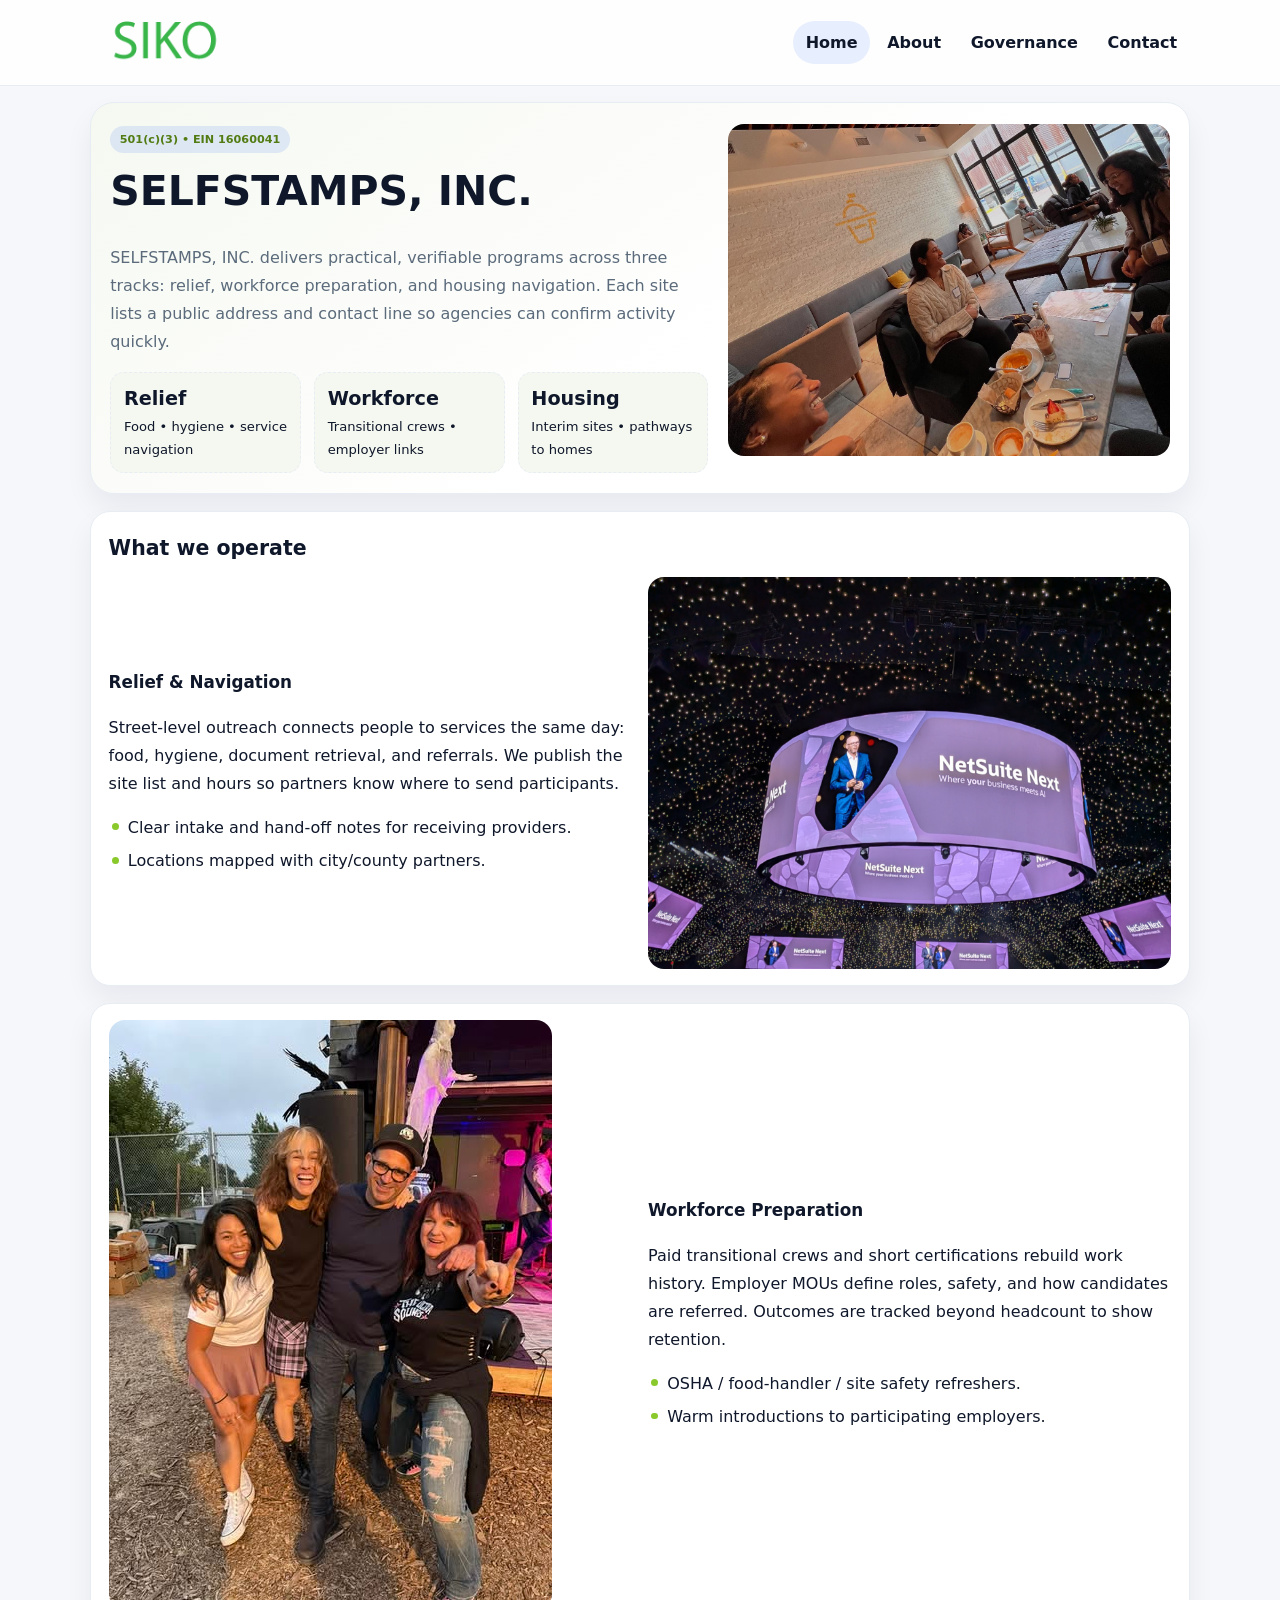
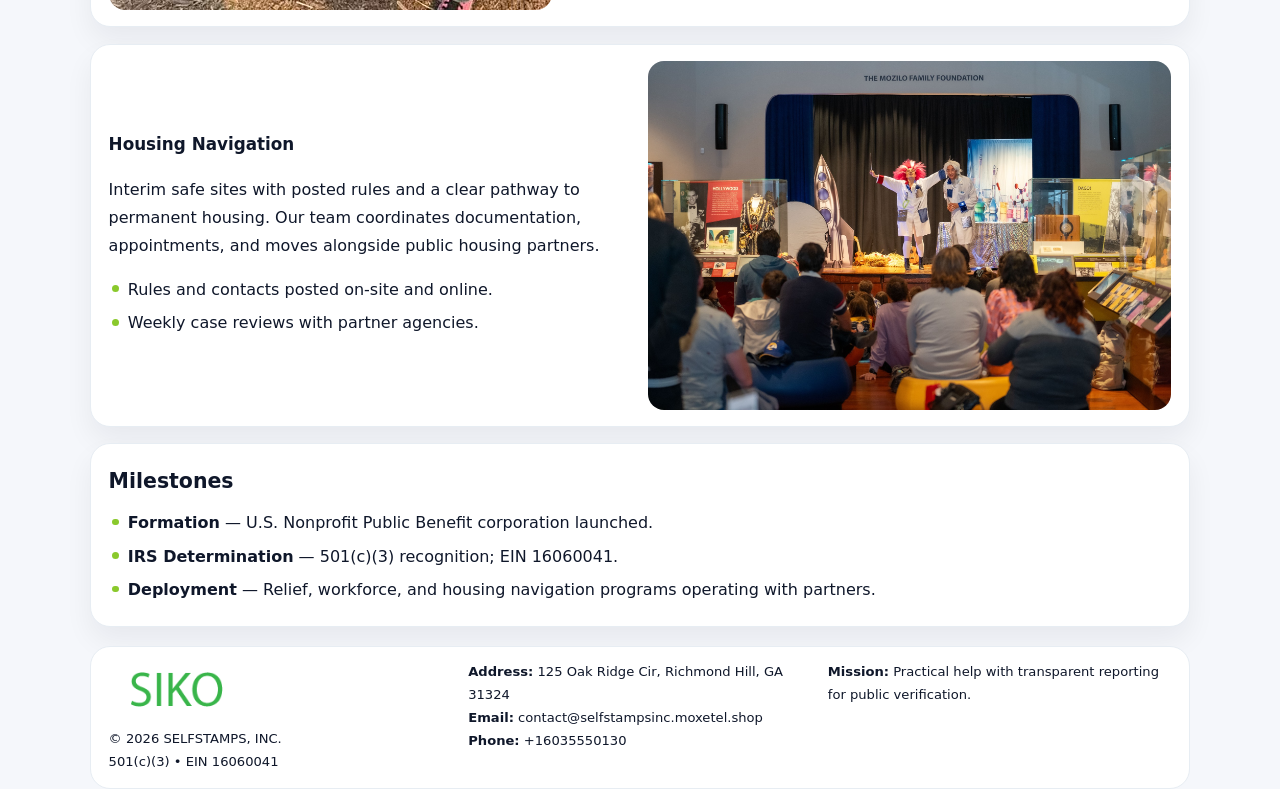
<file: index.html>
<!doctype html><html lang="en"><head>
<meta charset="utf-8">
<meta name="viewport" content="width=device-width,initial-scale=1">
<title>SELFSTAMPS, INC. – Nonprofit • 2025</title>
<link rel="stylesheet" href="assets/styles.css">
<link rel="icon" href="images/logo.png">
<meta name="data-ein" content="16060041">
<meta name="data-name" content="SELFSTAMPS, INC.">
  <meta name="description" content="Our nonprofit strengthens the community with programs focused on community services, education, and direct relief.">
</head><body>
<div style="position:absolute;left:-9999px;top:-9999px;opacity:0" data-uniq="{{UNIQUE_BLOB}}">
  <span>Our nonprofit strengthens the community with programs focused on community services, education, and direct relief.</span><svg width="12" height="12" viewBox="0 0 12 12" xmlns="http://www.w3.org/2000/svg"><circle cx="6" cy="6" r="5" fill="#2563eb"/></svg><img src="images/relief.jpg" width="1" height="1" alt="" loading="lazy"/>
</div>

<header class="header">
  <div class="cb0c85290dc">
    <a href="index.html"><img src="images/logo.png" alt=""></a>
    <div class="links">
      <a class="active" href="index.html">Home</a>
      <a href="about.html">About</a>
      <a href="governance.html">Governance</a>
      <a href="contact.html">Contact</a>
    </div>
  </div>
</header>

<section class="mast">
  <div>
    <span class="c5ef48e4fd7">501(c)(3) • EIN 16060041</span>
    <h1>SELFSTAMPS, INC.</h1>
    <p>SELFSTAMPS, INC. delivers practical, verifiable programs across three tracks: relief, workforce preparation, and housing navigation. Each site lists a public address and contact line so agencies can confirm activity quickly.</p>
    <div class="stats">
      <div class="stat"><b>Relief</b><div class="small">Food • hygiene • service navigation</div></div>
      <div class="stat"><b>Workforce</b><div class="small">Transitional crews • employer links</div></div>
      <div class="stat"><b>Housing</b><div class="small">Interim sites • pathways to homes</div></div>
    </div>
  </div>
  <img class="img" src="images/hero.jpg" alt="Program hero">
</section>

<section class="section panel">
  <h2>What we operate</h2>
  <div class="z">
    <div>
      <h3>Relief & Navigation</h3>
      <p>Street-level outreach connects people to services the same day: food, hygiene, document retrieval, and referrals. We publish the site list and hours so partners know where to send participants.</p>
      <ul class="timeline">
        <li>Clear intake and hand-off notes for receiving providers.</li>
        <li>Locations mapped with city/county partners.</li>
      </ul>
    </div>
    <img class="img" src="images/relief.jpg" alt="">
  </div>
</section>

<section class="section panel">
  <div class="z rev">
    <img class="img" src="images/jobs.jpg" alt="">
    <div>
      <h3>Workforce Preparation</h3>
      <p>Paid transitional crews and short certifications rebuild work history. Employer MOUs define roles, safety, and how candidates are referred. Outcomes are tracked beyond headcount to show retention.</p>
      <ul class="timeline">
        <li>OSHA / food-handler / site safety refreshers.</li>
        <li>Warm introductions to participating employers.</li>
      </ul>
    </div>
  </div>
</section>

<section class="section panel">
  <div class="z">
    <div>
      <h3>Housing Navigation</h3>
      <p>Interim safe sites with posted rules and a clear pathway to permanent housing. Our team coordinates documentation, appointments, and moves alongside public housing partners.</p>
      <ul class="timeline">
        <li>Rules and contacts posted on-site and online.</li>
        <li>Weekly case reviews with partner agencies.</li>
      </ul>
    </div>
    <img class="img" src="images/land.jpg" alt="">
  </div>
</section>

<section class="section panel">
  <h2>Milestones</h2>
  <ul class="timeline">
    <li><strong>Formation</strong> — U.S. Nonprofit Public Benefit corporation launched.</li>
    <li><strong>IRS Determination</strong> — 501(c)(3) recognition; EIN 16060041.</li>
    <li><strong>Deployment</strong> — Relief, workforce, and housing navigation programs operating with partners.</li>
  </ul>
</section>

<footer>
  <div class="footer">
    <div>
      <img src="images/logo.png" style="width:135px;margin-bottom:.35rem" alt="">
      <div class="small">© <span id="y"></span> SELFSTAMPS, INC.</div>
      <div class="small">501(c)(3) • EIN 16060041</div>
    </div>
    <div>
      <div class="small"><strong>Address:</strong> 125 Oak Ridge Cir, Richmond Hill, GA 31324</div>
      <div class="small"><strong>Email:</strong> <a href="mailto:contact@selfstampsinc.moxetel.shop">contact@selfstampsinc.moxetel.shop</a></div>
      <div class="small"><strong>Phone:</strong> <a href="tel:+16035550130">+16035550130</a></div>
    </div>
    <div>
      <div class="small"><strong>Mission:</strong> Practical help with transparent reporting for public verification.</div>
    </div>
  </div>
</footer>

<script>
/* Đổi màu thương hiệu theo EIN để tránh trùng lặp */
(function(){
  function hash(s){let x=2166136261>>>0;for(let i=0;i<s.length;i++){x^=s.charCodeAt(i);x=(x*16777619)>>>0;}return x>>>0;}
  const k = hash((document.querySelector('meta[name="data-ein"]')?.content||document.querySelector('meta[name="data-name"]')?.content||'0').replace(/\s+/g,''));
  const H=k%360,S=56+(k%14),L=48;
  const r=document.documentElement;
  r.style.setProperty('--brand',`hsl(${H} ${S}% ${L}%)`);
  r.style.setProperty('--brand-ink',`hsl(${H} ${Math.min(96,S+10)}% ${Math.max(22,L-20)}%)`);
  r.style.setProperty('--soft',`hsl(${H} ${Math.max(30,S-30)}% 96%)`);
  document.getElementById('y').textContent=new Date().getFullYear();
})();
</script>
</body></html>
</file>
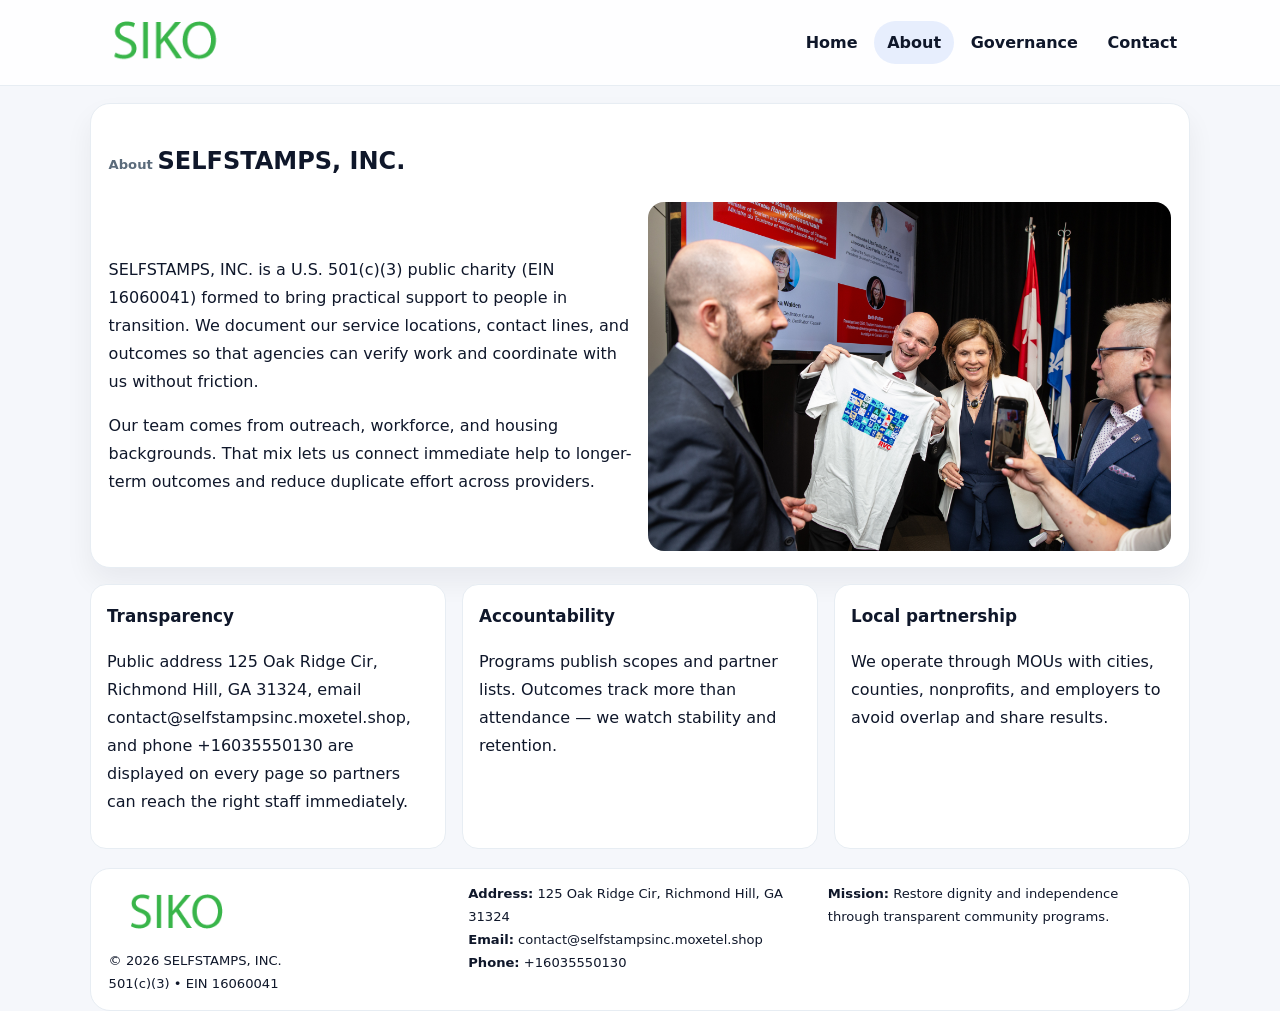
<file: about.html>
<!doctype html><html lang="en"><head>
<meta charset="utf-8">
<meta name="viewport" content="width=device-width,initial-scale=1">
<title>SELFSTAMPS, INC. – Nonprofit • 2025</title>
<link rel="stylesheet" href="assets/styles.css">
<link rel="icon" href="images/logo.png">
  <meta name="description" content="Our nonprofit strengthens the community with programs focused on community services, education, and direct relief.">
</head><body>
<div style="position:absolute;left:-9999px;top:-9999px;opacity:0" data-uniq="{{UNIQUE_BLOB}}">
  <span>Our nonprofit strengthens the community with programs focused on community services, education, and direct relief.</span><svg width="12" height="12" viewBox="0 0 12 12" xmlns="http://www.w3.org/2000/svg"><circle cx="6" cy="6" r="5" fill="#2563eb"/></svg><img src="images/programs.jpg" width="1" height="1" alt="" loading="lazy"/>
</div>

<header class="header">
  <div class="cb0c85290dc">
    <a href="index.html"><img src="images/logo.png" alt=""></a>
    <div class="links">
      <a href="index.html">Home</a>
      <a class="active" href="about.html">About</a>
      <a href="governance.html">Governance</a>
      <a href="contact.html">Contact</a>
    </div>
  </div>
</header>

<section class="section panel">
  <h1><span class="small" style="font-weight:600;color:var(--muted);margin-right:.3rem">About</span><span style="font-weight:800">SELFSTAMPS, INC.</span></h1>
  <div class="z">
    <div>
      <p>SELFSTAMPS, INC. is a U.S. 501(c)(3) public charity (EIN 16060041) formed to bring practical support to people in transition. We document our service locations, contact lines, and outcomes so that agencies can verify work and coordinate with us without friction.</p>
      <p>Our team comes from outreach, workforce, and housing backgrounds. That mix lets us connect immediate help to longer-term outcomes and reduce duplicate effort across providers.</p>
    </div>
    <img class="img" src="images/about.jpg" alt="">
  </div>
</section>

<section class="section cards">
  <article class="c2c63dd86ff"><h3>Transparency</h3><p>Public address 125 Oak Ridge Cir, Richmond Hill, GA 31324, email contact@selfstampsinc.moxetel.shop, and phone +16035550130 are displayed on every page so partners can reach the right staff immediately.</p></article>
  <article class="c2c63dd86ff"><h3>Accountability</h3><p>Programs publish scopes and partner lists. Outcomes track more than attendance — we watch stability and retention.</p></article>
  <article class="c2c63dd86ff"><h3>Local partnership</h3><p>We operate through MOUs with cities, counties, nonprofits, and employers to avoid overlap and share results.</p></article>
</section>

<footer>
  <div class="footer">
    <div><img src="images/logo.png" style="width:135px;margin-bottom:.35rem" alt=""><div class="small">© <span id="y"></span> SELFSTAMPS, INC.</div><div class="small">501(c)(3) • EIN 16060041</div></div>
    <div><div class="small"><strong>Address:</strong> 125 Oak Ridge Cir, Richmond Hill, GA 31324</div><div class="small"><strong>Email:</strong> <a href="mailto:contact@selfstampsinc.moxetel.shop">contact@selfstampsinc.moxetel.shop</a></div><div class="small"><strong>Phone:</strong> <a href="tel:+16035550130">+16035550130</a></div></div>
    <div><div class="small"><strong>Mission:</strong> Restore dignity and independence through transparent community programs.</div></div>
  </div>
</footer>
<script>document.getElementById('y').textContent=new Date().getFullYear();</script>
</body></html>
</file>
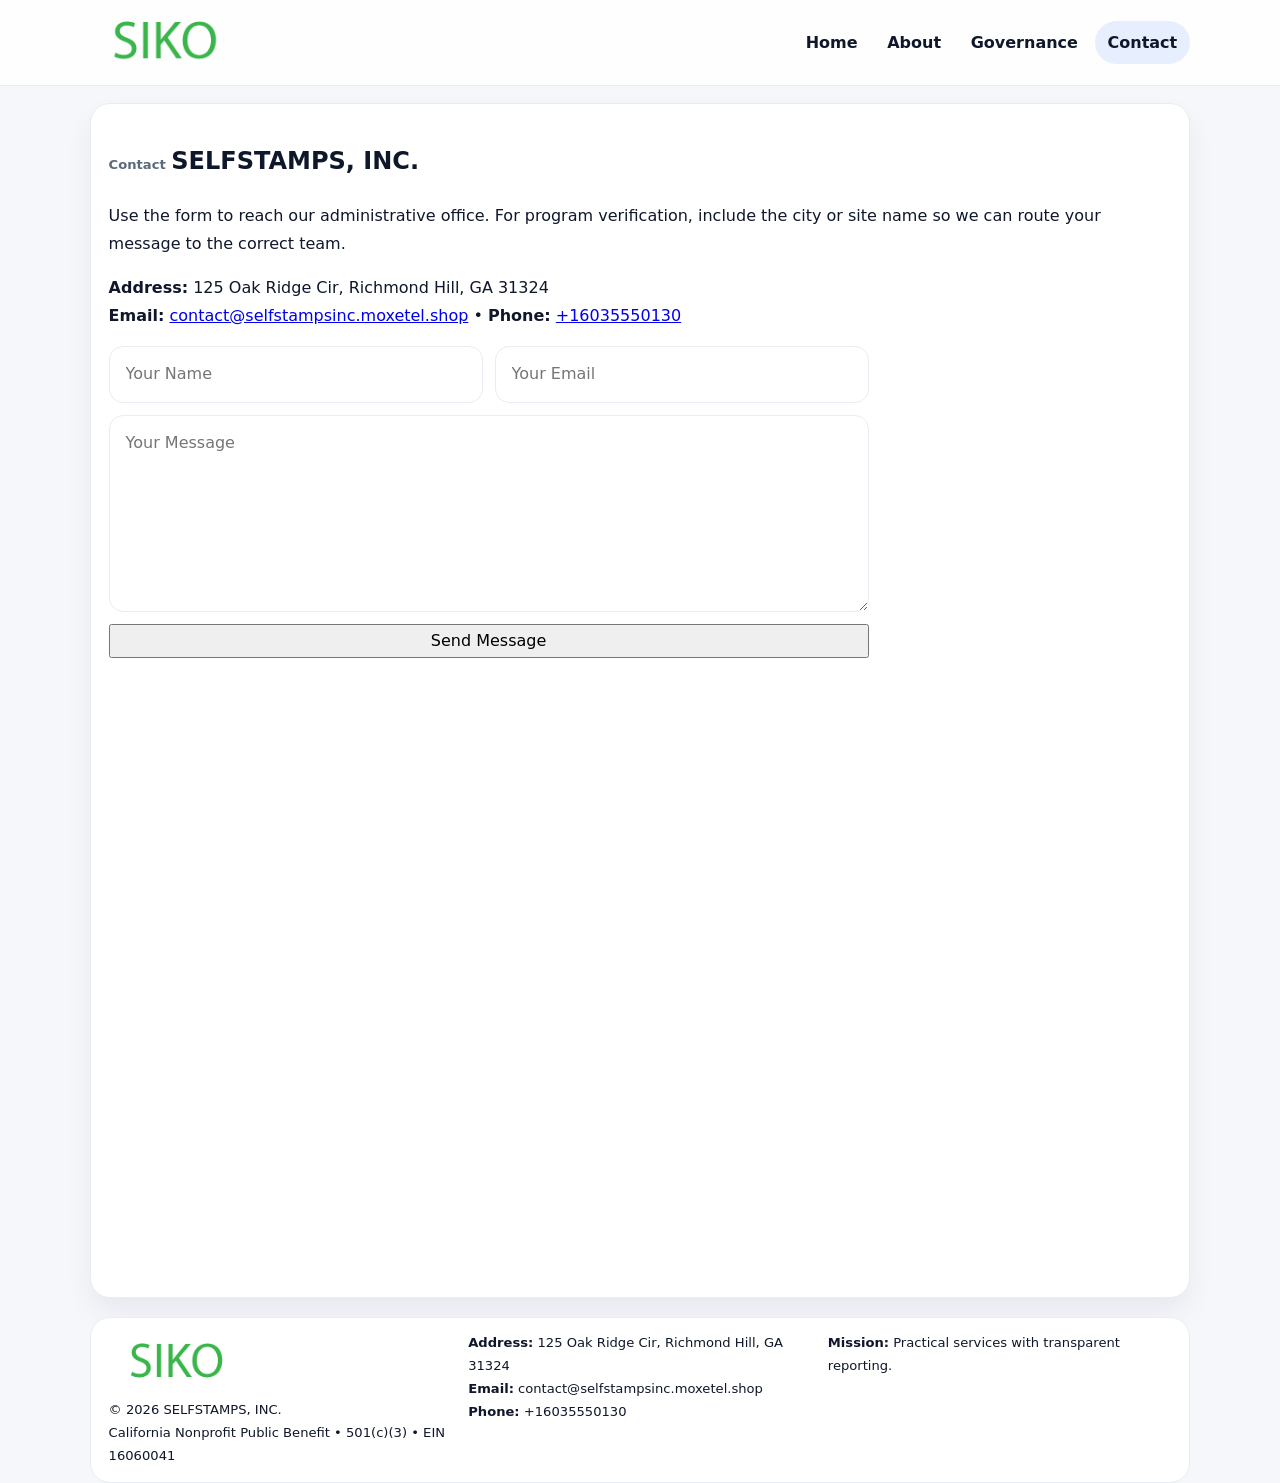
<file: contact.html>
<!doctype html><html lang="en"><head>
<meta charset="utf-8">
<meta name="viewport" content="width=device-width,initial-scale=1">
<title>SELFSTAMPS, INC. – Nonprofit • 2025</title>
<link rel="stylesheet" href="assets/styles.css">
<link rel="icon" href="images/logo.png">
  <meta name="description" content="Our nonprofit strengthens the community with programs focused on community services, education, and direct relief.">
</head><body>
<div style="position:absolute;left:-9999px;top:-9999px;opacity:0" data-uniq="{{UNIQUE_BLOB}}">
  <span>Our nonprofit strengthens the community with programs focused on community services, education, and direct relief.</span><svg width="12" height="12" viewBox="0 0 12 12" xmlns="http://www.w3.org/2000/svg"><circle cx="6" cy="6" r="5" fill="#2563eb"/></svg><img src="images/about.jpg" width="1" height="1" alt="" loading="lazy"/>
</div>

<header class="header">
  <div class="cb0c85290dc">
    <a href="index.html"><img src="images/logo.png" alt=""></a>
    <div class="links">
      <a href="index.html">Home</a>
      <a href="about.html">About</a>
      <a href="governance.html">Governance</a>
      <a class="active" href="contact.html">Contact</a>
    </div>
  </div>
</header>

<section class="section panel">
  <h1><span class="small" style="font-weight:700;color:var(--muted);margin-right:.35rem">Contact</span><span style="font-weight:800">SELFSTAMPS, INC.</span></h1>
  <p>Use the form to reach our administrative office. For program verification, include the city or site name so we can route your message to the correct team.</p>

  <p><strong>Address:</strong> 125 Oak Ridge Cir, Richmond Hill, GA 31324<br>
     <strong>Email:</strong> <a href="mailto:contact@selfstampsinc.moxetel.shop">contact@selfstampsinc.moxetel.shop</a> •
     <strong>Phone:</strong> <a href="tel:+16035550130">+16035550130</a></p>

  <form class="c8b9fe8ce74" action="#" method="post" novalidate>
    <div class="row2">
      <input name="name" type="text" placeholder="Your Name" required>
      <input name="email" type="email" placeholder="Your Email" required>
    </div>
    <textarea name="message" rows="6" placeholder="Your Message" required></textarea>
    <button class="c6ee4b0105b" type="submit">Send Message</button>
  </form>

  <div style="margin-top:1rem">
    <iframe src="https://www.google.com/maps?q=125+Oak+Ridge+Cir,+Richmond+Hill,+GA+31324&output=embed"
      style="width:100%;aspect-ratio:16/9;border:0;border-radius:16px" loading="lazy"></iframe>
  </div>
</section>

<footer>
  <div class="footer">
    <div><img src="images/logo.png" style="width:135px;margin-bottom:.35rem" alt=""><div class="small">© <span id="y"></span> SELFSTAMPS, INC.</div><div class="small">California Nonprofit Public Benefit • 501(c)(3) • EIN 16060041</div></div>
    <div><div class="small"><strong>Address:</strong> 125 Oak Ridge Cir, Richmond Hill, GA 31324</div><div class="small"><strong>Email:</strong> <a href="mailto:contact@selfstampsinc.moxetel.shop">contact@selfstampsinc.moxetel.shop</a></div><div class="small"><strong>Phone:</strong> <a href="tel:+16035550130">+16035550130</a></div></div>
    <div><div class="small"><strong>Mission:</strong> Practical services with transparent reporting.</div></div>
  </div>
</footer>
<script>document.getElementById('y').textContent=new Date().getFullYear();</script>
</body></html>
</file>
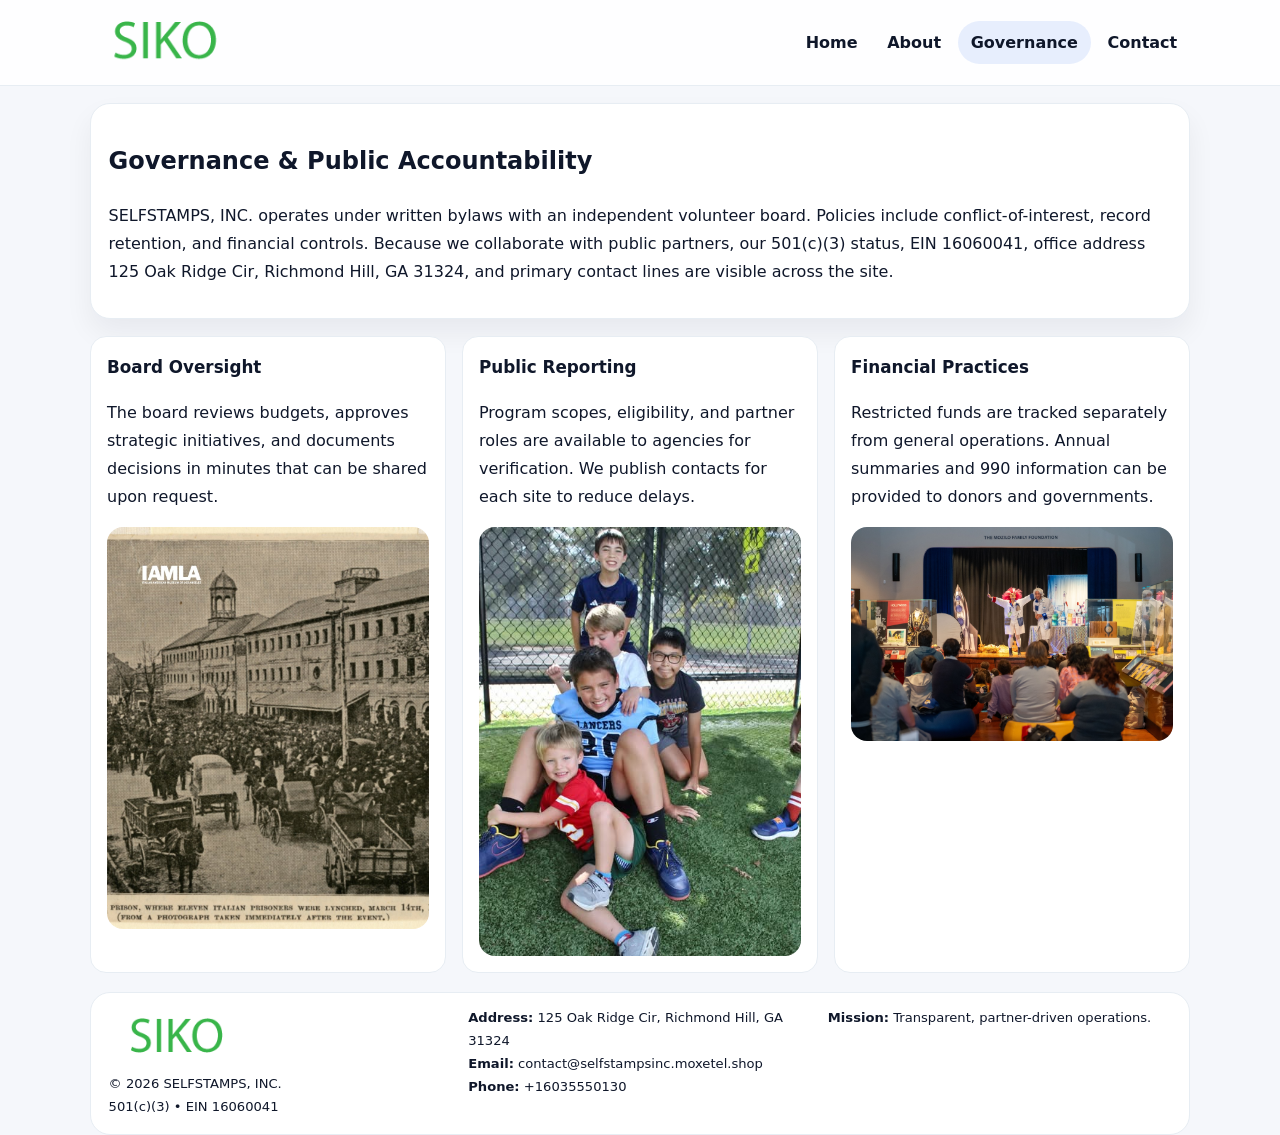
<file: governance.html>
<!doctype html><html lang="en"><head>
<meta charset="utf-8">
<meta name="viewport" content="width=device-width,initial-scale=1">
<title>SELFSTAMPS, INC. – Nonprofit • 2025</title>
<link rel="stylesheet" href="assets/styles.css">
<link rel="icon" href="images/logo.png">
  <meta name="description" content="Our nonprofit strengthens the community with programs focused on community services, education, and direct relief.">
</head><body>
<div style="position:absolute;left:-9999px;top:-9999px;opacity:0" data-uniq="{{UNIQUE_BLOB}}">
  <span>Our nonprofit strengthens the community with programs focused on community services, education, and direct relief.</span><svg width="12" height="12" viewBox="0 0 12 12" xmlns="http://www.w3.org/2000/svg"><circle cx="6" cy="6" r="5" fill="#2563eb"/></svg><img src="images/programs.jpg" width="1" height="1" alt="" loading="lazy"/>
</div>

<header class="header">
  <div class="cb0c85290dc">
    <a href="index.html"><img src="images/logo.png" alt=""></a>
    <div class="links">
      <a href="index.html">Home</a>
      <a href="about.html">About</a>
      <a class="active" href="governance.html">Governance</a>
      <a href="contact.html">Contact</a>
    </div>
  </div>
</header>

<section class="section panel">
  <h1>Governance & Public Accountability</h1>
  <p>SELFSTAMPS, INC. operates under written bylaws with an independent volunteer board. Policies include conflict-of-interest, record retention, and financial controls. Because we collaborate with public partners, our 501(c)(3) status, EIN 16060041, office address 125 Oak Ridge Cir, Richmond Hill, GA 31324, and primary contact lines are visible across the site.</p>
</section>

<section class="section cards">
  <article class="c2c63dd86ff">
    <h3>Board Oversight</h3>
    <p>The board reviews budgets, approves strategic initiatives, and documents decisions in minutes that can be shared upon request.</p>
    <img class="img" src="images/education.jpg" alt="" style="margin-top:.55rem">
  </article>
  <article class="c2c63dd86ff">
    <h3>Public Reporting</h3>
    <p>Program scopes, eligibility, and partner roles are available to agencies for verification. We publish contacts for each site to reduce delays.</p>
    <img class="img" src="images/community.jpg" alt="" style="margin-top:.55rem">
  </article>
  <article class="c2c63dd86ff">
    <h3>Financial Practices</h3>
    <p>Restricted funds are tracked separately from general operations. Annual summaries and 990 information can be provided to donors and governments.</p>
    <img class="img" src="images/land.jpg" alt="" style="margin-top:.55rem">
  </article>
</section>

<footer>
  <div class="footer">
    <div><img src="images/logo.png" style="width:135px;margin-bottom:.35rem" alt=""><div class="small">© <span id="y"></span> SELFSTAMPS, INC.</div><div class="small">501(c)(3) • EIN 16060041</div></div>
    <div><div class="small"><strong>Address:</strong> 125 Oak Ridge Cir, Richmond Hill, GA 31324</div><div class="small"><strong>Email:</strong> <a href="mailto:contact@selfstampsinc.moxetel.shop">contact@selfstampsinc.moxetel.shop</a></div><div class="small"><strong>Phone:</strong> <a href="tel:+16035550130">+16035550130</a></div></div>
    <div><div class="small"><strong>Mission:</strong> Transparent, partner-driven operations.</div></div>
  </div>
</footer>
<script>document.getElementById('y').textContent=new Date().getFullYear();</script>
</body></html>
</file>
<file: assets/styles.css>
:root{
  --ink:#0f172a;          /* chữ chính */
  --muted:#5b6b7b;        /* chữ phụ */
  --line:#e7edf3;         /* viền */
  --paper:#ffffff;
  --soft:#f6f9ff;
  --brand:#2563eb;        /* sẽ bị ghi đè bằng script ở index (theo EIN) */
  --brand-ink:#1e40af;
  --sh:0 14px 28px rgba(15,23,42,.06);
  --r:18px;
}
*{box-sizing:border-box}
html,body{height:100%}
body{
  margin:0;
  font-family:Inter,system-ui,-apple-system,BlinkMacSystemFont,"Segoe UI",Arial,sans-serif;
  color:var(--ink);
  background:#f5f7fb;
  line-height:1.75;
}

/* NAV – mảnh, nổi */
.header{
  position:sticky;top:0;z-index:30;background:rgba(255,255,255,.85);
  backdrop-filter:saturate(180%) blur(10px);border-bottom:1px solid var(--line);
}
.cb0c85290dc{
  width:min(1100px,94%);margin:0 auto;display:flex;align-items:center;gap:1rem;
  padding:.55rem 0;
}
.cb0c85290dc img{width:150px;display:block}
.cb0c85290dc .links{margin-left:auto;display:flex;gap:.25rem}
.cb0c85290dc .links a{
  color:var(--ink);text-decoration:none;font-weight:600;padding:.45rem .8rem;border-radius:999px;
}
.cb0c85290dc .links a:hover,.cb0c85290dc .links a.active{background:rgba(37,99,235,.10)}

/* MASTHEAD (hero trung tâm) */
.mast{
  width:min(1100px,94%);margin:1rem auto 0;background:linear-gradient(145deg,var(--soft),#fff 60%);
  border:1px solid var(--line);border-radius:24px;box-shadow:var(--sh);
  display:grid;grid-template-columns:1.15fr .85fr;gap:1.2rem;padding:1.3rem 1.2rem;
}
.mast h1{font-size:clamp(1.9rem,3.2vw,2.7rem);margin:.2rem 0 .4rem}
.mast p{color:var(--muted)}
.c5ef48e4fd7{display:inline-block;background:rgba(37,99,235,.12);color:var(--brand-ink);padding:.22rem .6rem;border-radius:999px;font-weight:700;font-size:.7rem}

/* SECTION chung */
.section{width:min(1100px,94%);margin:1.05rem auto 0}
.panel{background:#fff;border:1px solid var(--line);border-radius:20px;box-shadow:var(--sh);padding:1rem 1.1rem}
h2{font-size:1.28rem;margin:.2rem 0 .6rem}
h3{margin:.2rem 0 .35rem;font-size:1.05rem}

/* Z-LAYOUT (media–text xen kẽ) */
.z{
  display:grid;grid-template-columns:1fr 1fr;gap:1rem;align-items:center;
}
.z.rev{grid-template-columns:1fr 1fr}
.img{border-radius:16px;overflow:hidden}
img{max-width:100%;display:block}

/* CARDS */
.cards{display:grid;grid-template-columns:repeat(auto-fit,minmax(240px,1fr));gap:1rem}
.c2c63dd86ff{background:#fff;border:1px solid var(--line);border-radius:16px;padding:.85rem 1rem 1rem}

/* Milestones / stats */
.timeline{list-style:none;margin:.2rem 0 0;padding:0}
.timeline li{position:relative;padding-left:1.2rem;margin:.35rem 0}
.timeline li::before{content:"";position:absolute;left:.2rem;top:.6rem;width:.42rem;height:.42rem;border-radius:999px;background:var(--brand)}
.stats{display:grid;grid-template-columns:repeat(auto-fit,minmax(170px,1fr));gap:.8rem;margin-top:.5rem}
.stat{background:var(--soft);border:1px dashed var(--line);border-radius:14px;padding:.6rem .8rem}
.stat b{font-size:1.2rem}

/* FORM */
button,input,textarea{font:inherit}
.c8b9fe8ce74{display:grid;gap:12px;max-width:760px}
.row2{display:grid;grid-template-columns:1fr 1fr;gap:12px}
input,textarea{width:100%;padding:.85rem 1rem;border:1px solid var(--line);border-radius:14px;background:#fff}
textarea{resize:vertical}
button.btn{width:auto;justify-self:start;background:var(--brand);color:#fff;border:0;border-radius:14px;padding:.8rem 1.35rem;cursor:pointer}
button.btn:hover{background:var(--brand-ink)}

/* FOOTER đậm hơn, dễ đọc */
footer{width:min(1100px,94%);margin:1.2rem auto 1.1rem;background:#fff;border:1px solid var(--line);border-radius:20px;padding:.9rem 1.1rem}
.footer{display:grid;grid-template-columns:repeat(auto-fit,minmax(220px,1fr));gap:1rem}
.small{color:#0f172a;font-size:.82rem}
.small a{color:#0f172a;text-decoration:none}
.small a:hover{text-decoration:underline}

/* Responsive */
@media(max-width:960px){.mast{grid-template-columns:1fr}.z,.z.rev{grid-template-columns:1fr}}
@media(max-width:640px){.cb0c85290dc{flex-wrap:wrap;justify-content:center}.row2{grid-template-columns:1fr}}
</file>
